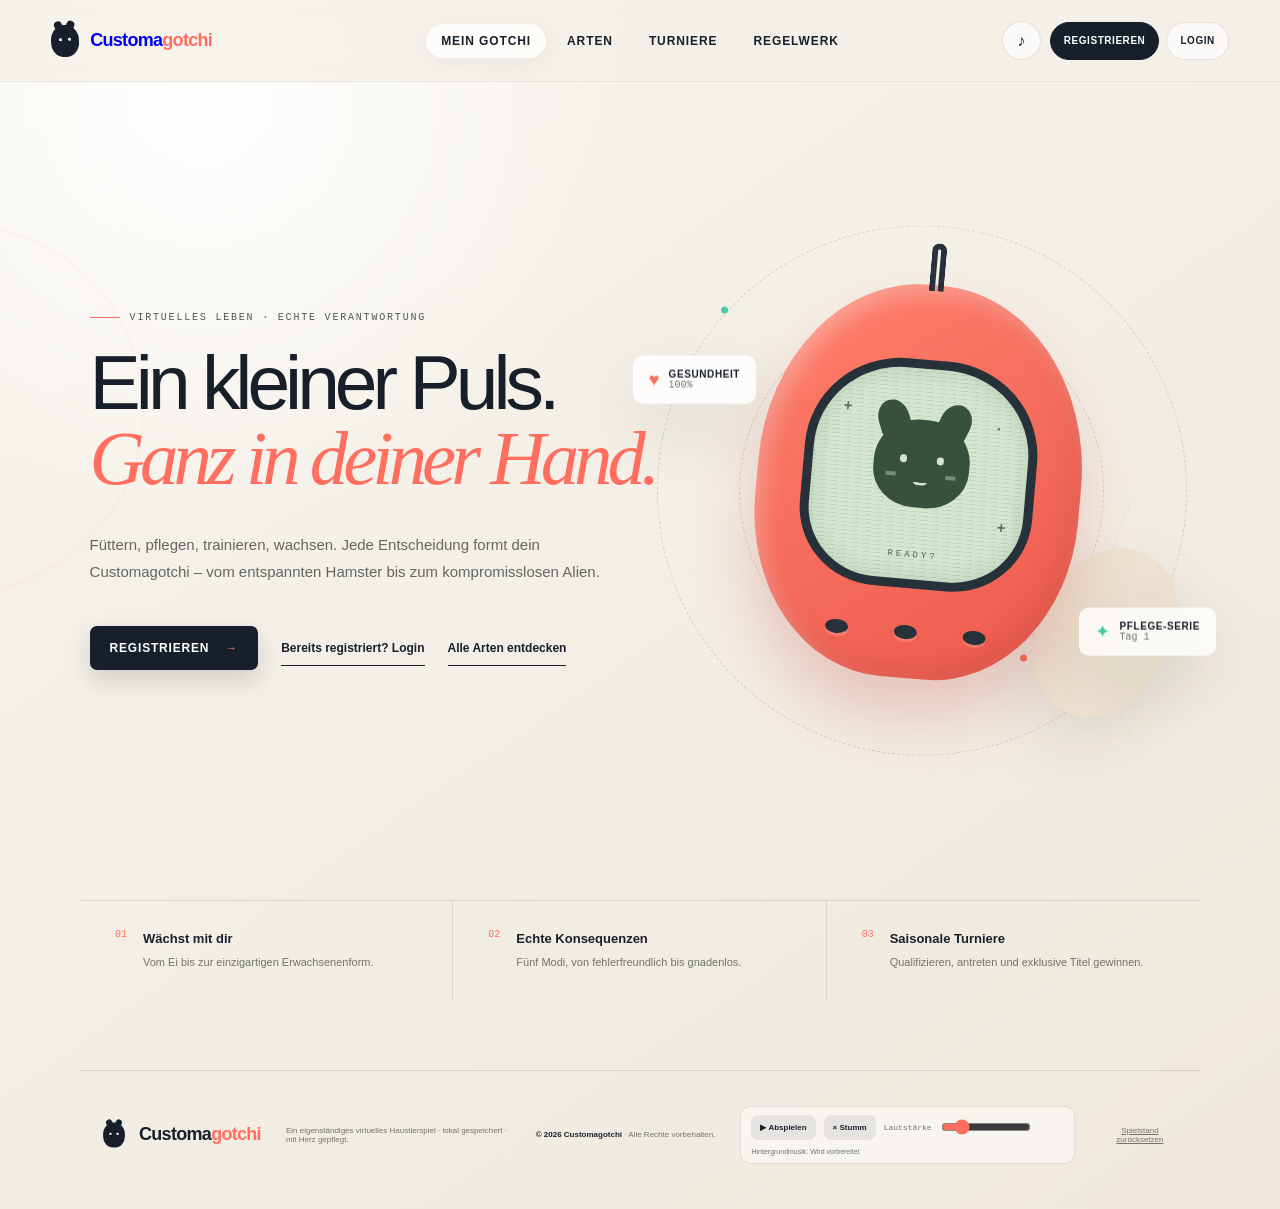
<file: index.html>
<!doctype html>
<html lang="de">
<head>
  <meta charset="utf-8">
  <meta name="viewport" content="width=device-width, initial-scale=1">
  <meta name="theme-color" content="#111827">
  <meta name="description" content="Customagotchi – dein anspruchsvolles virtuelles Haustier mit fünf Arten, Pflege, Entwicklung und Turnieren.">
  <title>Customagotchi – Dein Leben. Dein Wesen.</title>
  <link rel="manifest" href="manifest.webmanifest">
  <link rel="icon" href="assets/icon.svg" type="image/svg+xml">
  <link rel="stylesheet" href="styles.css?v=20260717-2">
  <link rel="stylesheet" href="enhancements.css?v=20260717-1">
</head>
<body>
  <div class="ambient ambient-one"></div>
  <div class="ambient ambient-two"></div>

  <header class="topbar">
    <a class="brand" href="#start" aria-label="Customagotchi Startseite">
      <span class="brand-mark" aria-hidden="true"><i></i><b></b></span>
      <span>Customa<span>gotchi</span></span>
    </a>
    <nav class="desktop-nav" aria-label="Hauptnavigation">
      <button class="nav-link active" data-view="home">Mein Gotchi</button>
      <button class="nav-link" data-view="species">Arten</button>
      <button class="nav-link" data-view="tournaments">Turniere</button>
      <button class="nav-link" data-view="rules">Regelwerk</button>
    </nav>
    <div class="top-actions">
      <button class="icon-button" id="soundToggle" aria-label="Soundeffekte an- oder ausschalten" title="Soundeffekte"><span aria-hidden="true">♪</span></button>
      <div class="guest-auth-actions" id="guestAuthActions" aria-label="Konto">
        <button class="auth-top-button primary" type="button" data-auth-action="register">Registrieren</button>
        <button class="auth-top-button" type="button" data-auth-action="login">Login</button>
      </div>
      <button class="account-pill hidden" id="accountButton" type="button"><span class="account-dot"></span><span id="accountLabel"></span></button>
    </div>
  </header>

  <main id="app">
    <section class="view active" id="view-home" aria-labelledby="homeHeading">
      <div class="hero" id="start">
        <div class="eyebrow"><span></span> Virtuelles Leben · echte Verantwortung</div>
        <h1 id="homeHeading">Ein kleiner Puls.<br><em>Ganz in deiner Hand.</em></h1>
        <p class="hero-copy">Füttern, pflegen, trainieren, wachsen. Jede Entscheidung formt dein Customagotchi – vom entspannten Hamster bis zum kompromisslosen Alien.</p>
        <div class="hero-actions" id="guestHeroActions">
          <button class="primary-button" type="button" data-auth-action="register">Registrieren <span>→</span></button>
          <button class="text-button" type="button" data-auth-action="login">Bereits registriert? Login</button>
          <button class="text-button" type="button" data-view-target="species">Alle Arten entdecken</button>
        </div>
        <div class="hero-actions hidden" id="memberHeroActions">
          <button class="primary-button" type="button" data-view-target="species">Gotchi auswählen <span>→</span></button>
          <button class="text-button" type="button" data-view-target="rules">Regelwerk ansehen</button>
        </div>

        <div class="hero-orbit" aria-hidden="true">
          <div class="orbit-line orbit-one"></div>
          <div class="orbit-line orbit-two"></div>
          <div class="egg egg-back"></div>
          <div class="device-shell">
            <div class="device-top"></div>
            <div class="device-screen">
              <div class="screen-glow"></div>
              <div class="pixel-spark s1">+</div><div class="pixel-spark s2">·</div><div class="pixel-spark s3">+</div>
              <div class="pet-preview hamster"><span class="ear left"></span><span class="ear right"></span><span class="eye left"></span><span class="eye right"></span><span class="mouth"></span><span class="blush left"></span><span class="blush right"></span></div>
              <span class="screen-label">READY?</span>
            </div>
            <div class="device-buttons"><i></i><i></i><i></i></div>
          </div>
          <div class="stat-float float-health"><span>♥</span><b>Gesundheit</b><small>100%</small></div>
          <div class="stat-float float-care"><span>✦</span><b>Pflege-Serie</b><small>Tag 1</small></div>
        </div>
      </div>

      <div class="game-shell hidden" id="gameShell">
        <aside class="pet-summary glass-panel">
          <div class="summary-heading">
            <div><span class="micro-label">DEIN BEGLEITER</span><h2 id="petNameHeading">Mochi</h2></div>
            <span class="alive-badge" id="aliveBadge">● MUNTER</span>
          </div>
          <div class="species-line"><span id="petSpeciesLabel">Hamster</span><i></i><span id="petStageLabel">Baby</span><i></i><span id="petAgeLabel">Tag 1</span></div>

          <div class="needs-list" id="needsList"></div>
          <div class="attention-card" id="attentionCard">
            <span class="attention-icon">!</span>
            <div><b id="attentionTitle">Alles bestens</b><small id="attentionText">Dein Gotchi ist rundum versorgt.</small></div>
          </div>
          <button class="secondary-button full" id="openStats">Alle Werte &amp; Verlauf</button>
        </aside>

        <section class="pet-stage glass-panel" aria-label="Spielbereich">
          <div class="stage-topline">
            <div class="clock"><span id="gameClock">08:00</span><small id="gamePeriod">MORGEN</small></div>
            <div class="weather"><span>✦</span><small id="seasonLabel">SOMMER-SAISON</small></div>
          </div>
          <div class="room" id="petRoom">
            <div class="room-window"><span></span><i></i></div>
            <div class="room-shelf"><i></i><b></b></div>
            <div class="room-rug"></div>
            <div class="poop-area" id="poopArea"></div>
            <div class="pet-character hamster baby" id="petCharacter" role="img" aria-label="Dein Customagotchi">
              <span class="pet-shadow"></span>
              <span class="feature ear left"></span><span class="feature ear right"></span>
              <span class="feature horn left"></span><span class="feature horn right"></span>
              <span class="feature tail"></span>
              <span class="body"><span class="face-eye left"></span><span class="face-eye right"></span><span class="face-mouth"></span><span class="cheek left"></span><span class="cheek right"></span><span class="belly-mark"></span></span>
              <span class="status-bubble" id="petBubble">♥</span>
            </div>
            <div class="sleep-cloud hidden" id="sleepCloud">Z <small>z</small></div>
            <div class="room-message" id="roomMessage" aria-live="polite">Willkommen zurück!</div>
          </div>
          <div class="action-dock" aria-label="Pflegeaktionen">
            <button class="care-action" data-action="feed"><span>♨</span><small>Füttern</small></button>
            <button class="care-action" data-action="snack"><span>●</span><small>Snack</small></button>
            <button class="care-action" data-action="play"><span>◆</span><small>Spielen</small></button>
            <button class="care-action" data-action="train"><span>▲</span><small>Training</small></button>
            <button class="care-action" data-action="clean"><span>✦</span><small>Pflegen</small></button>
            <button class="care-action" data-action="medicine"><span>✚</span><small>Medizin</small></button>
            <button class="care-action" data-action="sleep"><span>☾</span><small>Schlaf</small></button>
            <button class="care-action" data-action="light"><span>◐</span><small>Licht</small></button>
          </div>
        </section>

        <aside class="daily-panel glass-panel">
          <div class="panel-heading"><div><span class="micro-label">HEUTE</span><h3>Tagesrhythmus</h3></div><span id="dailyProgress">0/4</span></div>
          <div class="quest-list" id="questList"></div>
          <div class="streak-card"><span class="streak-flame">♨</span><div><small>PFLEGE-SERIE</small><b><span id="streakDays">1</span> Tage</b></div><span class="xp-badge" id="xpBadge">0 XP</span></div>
          <button class="tournament-teaser" data-view-target="tournaments">
            <span class="trophy">♛</span>
            <span><small>NÄCHSTES EVENT</small><b id="nextEventTitle">Sommer-Pokal</b><em id="nextEventDate">In 12 Tagen</em></span>
            <i>→</i>
          </button>
        </aside>
      </div>

      <section class="feature-strip" id="featureStrip">
        <article><span>01</span><div><b>Wächst mit dir</b><p>Vom Ei bis zur einzigartigen Erwachsenenform.</p></div></article>
        <article><span>02</span><div><b>Echte Konsequenzen</b><p>Fünf Modi, von fehlerfreundlich bis gnadenlos.</p></div></article>
        <article><span>03</span><div><b>Saisonale Turniere</b><p>Qualifizieren, antreten und exklusive Titel gewinnen.</p></div></article>
      </section>
    </section>

    <section class="view inner-view" id="view-species" aria-labelledby="speciesHeading">
      <div class="page-intro"><span class="eyebrow"><span></span> Fünf Wesen · fünf Herausforderungen</span><h1 id="speciesHeading">Finde deinen <em>Schwierigkeitsgrad.</em></h1><p>Jede Art besitzt einen eigenen Charakter, Bedürfnisse und Fehlertoleranzen. Die gewählte Stufe bestimmt Tempo und Härte der Pflege.</p></div>
      <div class="species-grid" id="speciesGrid"></div>
      <div class="create-banner glass-panel"><div><span class="micro-label">BEREIT FÜR VERANTWORTUNG?</span><h2>Dein Begleiter wartet schon.</h2><p>Ab Plus-Mitgliedschaft. Ein aktives Customagotchi pro Profil.</p></div><button class="primary-button" id="createPetBanner">Gotchi auswählen <span>→</span></button></div>
    </section>

    <section class="view inner-view" id="view-tournaments" aria-labelledby="tournamentHeading">
      <div class="page-intro tournament-intro"><span class="eyebrow"><span></span> Customa League · Saisonbetrieb</span><h1 id="tournamentHeading">Wo Pflege zu <em>Präzision</em> wird.</h1><p>Qualifiziere dein erwachsenes Customagotchi, tritt in fairen Pflegeprüfungen an und sammle saisonale Rangpunkte.</p></div>
      <div class="tournament-layout">
        <div class="event-column" id="eventList"></div>
        <aside class="season-card glass-panel">
          <span class="micro-label">AKTUELLE SAISON</span><h3 id="seasonCardTitle">Solar-Saison 2026</h3><div class="season-orb"><span>♛</span></div>
          <div class="season-stats"><div><small>DEINE PUNKTE</small><b id="seasonPoints">0</b></div><div><small>RANG</small><b id="seasonRank">—</b></div></div>
          <h4>Saisonale Belohnungen</h4>
          <ol class="reward-list"><li><span>1</span><div><b>Solar-Krone</b><small>500+ Punkte · Legendärer Titel</small></div></li><li><span>2</span><div><b>Prisma-Rahmen</b><small>250+ Punkte · Profilkosmetik</small></div></li><li><span>3</span><div><b>Pflege-Pionier</b><small>100+ Punkte · Saisonabzeichen</small></div></li></ol>
          <p class="fine-print">Die finale Auswertung und Bekanntgabe erfolgt jeweils am Saisonende im Newsletter und im Turnierbereich.</p>
        </aside>
      </div>
      <section class="newsletter glass-panel"><div class="newsletter-icon">@</div><div><span class="micro-label">NICHTS VERPASSEN</span><h2>Turnier-Newsletter</h2><p>Termine, Austragungsorte, Teilnahmefenster und saisonale Gewinner landen im registrierten Postfach.</p></div><label class="switch-row"><input type="checkbox" id="newsletterToggle"><span class="switch"></span><b id="newsletterState">Newsletter aus</b></label><button class="secondary-button" id="openInbox">Postfach öffnen <span id="mailCount" class="mail-count">0</span></button></section>
    </section>

    <section class="view inner-view" id="view-rules" aria-labelledby="rulesHeading">
      <div class="page-intro"><span class="eyebrow"><span></span> Fair, nachvollziehbar, vollständig</span><h1 id="rulesHeading">Das Customagotchi-<em>Regelwerk.</em></h1><p>Alle Pflege-, Mitgliedschafts- und Turnierregeln an einem Ort.</p></div>
      <div class="rules-layout">
        <nav class="rules-nav glass-panel" aria-label="Regelkapitel">
          <button class="rule-tab active" data-rule="basics">01 · Grundlagen</button>
          <button class="rule-tab" data-rule="care">02 · Pflege &amp; Leben</button>
          <button class="rule-tab" data-rule="difficulty">03 · Schwierigkeitsgrade</button>
          <button class="rule-tab" data-rule="tournament">04 · Turnierablauf</button>
          <button class="rule-tab" data-rule="eligibility">05 · Teilnahmebedingungen</button>
          <button class="rule-tab" data-rule="rewards">06 · Saison &amp; Belohnungen</button>
        </nav>
        <article class="rule-content glass-panel" id="ruleContent"></article>
      </div>
    </section>
  </main>

  <footer>
    <div class="brand footer-brand"><span class="brand-mark" aria-hidden="true"><i></i><b></b></span><span>Customa<span>gotchi</span></span></div>
    <p>Ein eigenständiges virtuelles Haustierspiel · lokal gespeichert · mit Herz gepflegt.</p>
    <p class="footer-copyright"><a href="./" aria-label="Zur Customagotchi-Startseite">© 2026 Customagotchi</a> · Alle Rechte vorbehalten.</p>
    <div class="music-controls" aria-label="Hintergrundmusik">
      <button id="musicPlayPause" type="button" aria-pressed="false">▶ Abspielen</button>
      <button id="musicMute" type="button" aria-pressed="false">× Stumm</button>
      <label class="music-volume-control" for="musicVolume">Lautstärke <input id="musicVolume" type="range" min="0" max="100" step="1" value="18"></label>
      <p class="music-status" id="musicStatus" aria-live="polite">Hintergrundmusik wird vorbereitet.</p>
    </div>
    <button id="resetData" class="footer-link">Spielstand zurücksetzen</button>
  </footer>

  <div class="modal-backdrop hidden" id="modalBackdrop" role="presentation">
    <section class="modal" id="modal" role="dialog" aria-modal="true" aria-labelledby="modalTitle">
      <button class="modal-close" id="modalClose" aria-label="Fenster schließen">×</button>
      <div id="modalContent"></div>
    </section>
  </div>

  <div class="toast-region" id="toastRegion" aria-live="polite"></div>

  <template id="petCardTemplate">
    <article class="species-card glass-panel">
      <div class="species-art"><span class="difficulty-chip"></span><div class="mini-pet"><span class="mini-ear left"></span><span class="mini-ear right"></span><span class="mini-eye left"></span><span class="mini-eye right"></span><span class="mini-mouth"></span></div></div>
      <div class="species-card-body"><div class="species-title"><h2></h2><span class="level-label"></span></div><p class="species-tagline"></p><div class="mode-name"></div><p class="species-description"></p><div class="tolerance-row"><span>FEHLERTOLERANZ</span><div class="tolerance-dots"></div></div><button class="secondary-button full choose-species">Diese Art wählen</button></div>
    </article>
  </template>

  <script src="auth-music.js?v=20260717-1" defer></script>
  <script src="app.js?v=20260717-2" defer></script>
</body>
</html>
</file>
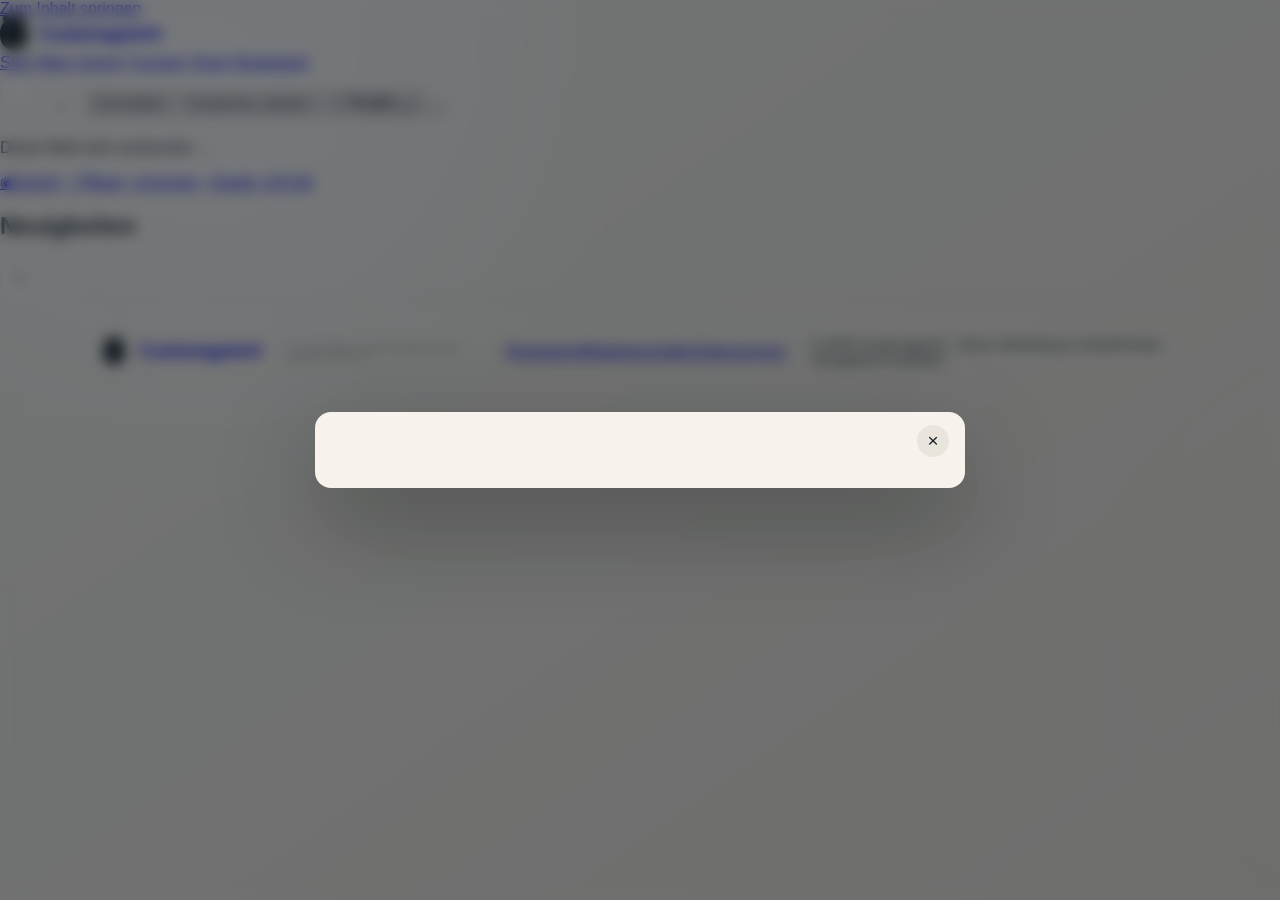
<file: static/index.html>
<!doctype html>
<html lang="de" data-theme="dark">
<head>
  <meta charset="utf-8">
  <meta name="viewport" content="width=device-width, initial-scale=1, viewport-fit=cover">
  <meta name="theme-color" content="#090c18">
  <meta name="description" content="Customagotchi – dein einzigartiges virtuelles Haustier-Spiel.">
  <title>Customagotchi · Dein Leben. Dein Wesen.</title>
  <link rel="manifest" href="/manifest.webmanifest">
  <link rel="icon" href="/icon.svg" type="image/svg+xml">
  <link rel="stylesheet" href="/styles.css">
  <script src="/app.js" defer></script>
</head>
<body>
  <a class="skip-link" href="#main">Zum Inhalt springen</a>
  <div class="ambient ambient-one" aria-hidden="true"></div>
  <div class="ambient ambient-two" aria-hidden="true"></div>

  <header class="site-header" id="site-header">
    <a class="brand" href="#home" aria-label="Customagotchi Startseite">
      <span class="brand-mark" aria-hidden="true"><span></span></span>
      <span>Customa<em>gotchi</em></span>
    </a>
    <nav class="primary-nav" id="primary-nav" aria-label="Hauptnavigation">
      <a href="#home" data-route-link="home">Start</a>
      <a href="#game" data-route-link="game">Mein Gotchi</a>
      <a href="#tournaments" data-route-link="tournaments">Turniere</a>
      <a href="#shop" data-route-link="shop">Shop</a>
      <a href="#rules" data-route-link="rules">Regelwerk</a>
    </nav>
    <div class="header-actions">
      <button class="icon-button theme-toggle" id="theme-toggle" type="button" aria-label="Zum White-Mode wechseln" aria-pressed="false">
        <span class="theme-icon" aria-hidden="true"></span>
      </button>
      <button class="icon-button notification-button is-hidden" id="notification-button" type="button" aria-label="Benachrichtigungen">
        <span aria-hidden="true">◌</span><span class="notification-dot" id="notification-dot"></span>
      </button>
      <button class="button button-ghost" id="login-button" type="button">Anmelden</button>
      <button class="button button-primary" id="register-button" type="button">Kostenlos starten</button>
      <button class="profile-chip is-hidden" id="profile-button" type="button" aria-label="Profil öffnen">
        <span class="avatar" id="header-avatar">✦</span>
        <span><strong id="header-username">Profil</strong><small id="header-membership">Free</small></span>
      </button>
      <button class="menu-button" id="menu-button" type="button" aria-label="Navigation öffnen" aria-expanded="false"><span></span><span></span><span></span></button>
    </div>
  </header>

  <main id="main" tabindex="-1">
    <div class="loading-view" id="loading-view" role="status">
      <div class="loader-orb"></div>
      <p>Deine Welt wird vorbereitet …</p>
    </div>
    <div id="view" class="view" aria-live="polite"></div>
  </main>

  <nav class="mobile-dock is-hidden" id="mobile-dock" aria-label="Spielnavigation">
    <a href="#game" data-route-link="game"><span>◉</span>Gotchi</a>
    <a href="#care" data-route-link="care"><span>♡</span>Pflege</a>
    <a href="#inventory" data-route-link="inventory"><span>◇</span>Inventar</a>
    <a href="#minigames" data-route-link="minigames"><span>⌁</span>Spiele</a>
    <a href="#profile" data-route-link="profile"><span>◎</span>Profil</a>
  </nav>

  <div class="modal-backdrop is-hidden" id="modal-backdrop" role="presentation">
    <section class="modal" id="modal" role="dialog" aria-modal="true" aria-labelledby="modal-title">
      <button class="modal-close" id="modal-close" type="button" aria-label="Dialog schließen">×</button>
      <div id="modal-content"></div>
    </section>
  </div>

  <aside class="drawer is-hidden" id="drawer" aria-label="Benachrichtigungen">
    <div class="drawer-head"><h2>Neuigkeiten</h2><button class="icon-button" id="drawer-close" type="button" aria-label="Schließen">×</button></div>
    <div id="drawer-content" class="drawer-content"></div>
  </aside>

  <div class="toast-region" id="toast-region" aria-live="polite" aria-atomic="true"></div>

  <footer class="site-footer">
    <a class="brand footer-brand" href="#home"><span class="brand-mark" aria-hidden="true"><span></span></span><span>Customa<em>gotchi</em></span></a>
    <p>Ein eigenständiges Virtual-Pet-Erlebnis. Mit Herz gepflegt, fair berechnet.</p>
    <div><a href="#rules">Regelwerk</a><a href="#memberships">Mitgliedschaften</a><a href="#privacy">Datenschutz</a></div>
    <small>© 2026 Customagotchi · Keine Verbindung zu bestehenden Tamagotchi-Produkten.</small>
  </footer>
</body>
</html>
</file>
<file: styles.css>
:root {
  --ink: #17202a;
  --muted: #6f746f;
  --paper: #f4f0e8;
  --panel: rgba(255, 255, 255, .7);
  --line: rgba(23, 32, 42, .11);
  --coral: #ff6e5e;
  --coral-dark: #e84e42;
  --mint: #48c9a7;
  --yellow: #ffbd53;
  --blue: #6689ee;
  --purple: #a77bea;
  --shadow: 0 25px 70px rgba(35, 31, 24, .10);
  --mono: 'Cascadia Mono', 'Consolas', monospace;
  --sans: 'Segoe UI Variable', 'Segoe UI', sans-serif;
}

* { box-sizing: border-box; }
html { scroll-behavior: smooth; }
body {
  margin: 0;
  min-width: 320px;
  color: var(--ink);
  background:
    radial-gradient(circle at 16% 8%, rgba(255,255,255,.95), transparent 27rem),
    linear-gradient(145deg, #f8f5ef 0%, #eee8dc 100%);
  font-family: var(--sans);
  min-height: 100vh;
  overflow-x: hidden;
}
button, input, select { font: inherit; }
button { color: inherit; }
button:focus-visible, input:focus-visible, select:focus-visible { outline: 3px solid rgba(102,137,238,.32); outline-offset: 3px; }
.hidden { display: none !important; }
.ambient { position: fixed; pointer-events: none; filter: blur(1px); opacity: .55; z-index: -1; }
.ambient-one { width: 23rem; height: 23rem; border: 1px solid rgba(255,110,94,.25); border-radius: 50%; top: 25%; left: -14rem; }
.ambient-two { width: 35rem; height: 35rem; border: 1px solid rgba(72,201,167,.17); border-radius: 50%; right: -24rem; bottom: 0; }

.topbar {
  height: 82px;
  padding: 0 clamp(20px, 4vw, 66px);
  display: grid;
  grid-template-columns: 1fr auto 1fr;
  align-items: center;
  position: sticky;
  top: 0;
  z-index: 50;
  backdrop-filter: blur(18px);
  background: rgba(244,240,232,.78);
  border-bottom: 1px solid rgba(23,32,42,.06);
}
.brand { display: inline-flex; gap: 11px; align-items: center; text-decoration: none; font-size: 18px; font-weight: 800; letter-spacing: -.7px; width: max-content; }
.brand > span:last-child > span { color: var(--coral); }
.brand-mark { width: 28px; height: 32px; background: var(--ink); border-radius: 48% 48% 45% 45%; position: relative; display: inline-block; transform: rotate(-3deg); }
.brand-mark:before, .brand-mark:after { content: ''; position: absolute; width: 8px; height: 9px; top: -4px; background: var(--ink); border-radius: 6px 6px 0 0; }
.brand-mark:before { left: 4px; transform: rotate(-25deg); }
.brand-mark:after { right: 4px; transform: rotate(25deg); }
.brand-mark i, .brand-mark b { position: absolute; width: 3px; height: 3px; border-radius: 50%; background: #fff; top: 13px; }
.brand-mark i { left: 8px; }.brand-mark b { right: 8px; }
.desktop-nav { display: flex; align-items: center; gap: 6px; }
.nav-link { border: 0; background: transparent; padding: 10px 15px; border-radius: 999px; font-size: 12px; text-transform: uppercase; letter-spacing: .9px; font-weight: 700; cursor: pointer; transition: .2s ease; }
.nav-link:hover, .nav-link.active { background: rgba(255,255,255,.72); box-shadow: 0 5px 20px rgba(30,30,30,.05); }
.top-actions { display: flex; justify-content: flex-end; align-items: center; gap: 9px; }
.icon-button { width: 39px; height: 39px; border: 1px solid var(--line); border-radius: 50%; background: rgba(255,255,255,.65); cursor: pointer; }
.icon-button.off { opacity: .45; }
.account-pill { display: flex; align-items: center; gap: 8px; padding: 10px 15px; background: var(--ink); color: #fff; border: 0; border-radius: 999px; font-weight: 700; font-size: 12px; cursor: pointer; }
.account-dot { width: 7px; height: 7px; background: var(--coral); border: 2px solid rgba(255,255,255,.25); border-radius: 50%; }

.view { display: none; animation: reveal .4s ease; }
.view.active { display: block; }
@keyframes reveal { from { opacity: 0; transform: translateY(8px); } }
.hero { min-height: calc(100vh - 82px); max-width: 1320px; margin: auto; padding: 8vh clamp(24px, 7vw, 100px); display: flex; flex-direction: column; justify-content: center; position: relative; }
.hero > *:not(.hero-orbit) { max-width: 610px; position: relative; z-index: 2; }
.eyebrow { font-family: var(--mono); font-size: 10px; letter-spacing: 1.8px; text-transform: uppercase; font-weight: 500; display: inline-flex; align-items: center; gap: 10px; color: #4f5655; }
.eyebrow > span { width: 30px; height: 1px; background: var(--coral); }
.hero h1, .page-intro h1 { margin: 22px 0 20px; font-size: clamp(50px, 6vw, 88px); line-height: .98; letter-spacing: -5px; font-weight: 500; }
.hero h1 em, .page-intro h1 em { color: var(--coral); font-style: italic; font-family: Georgia, serif; font-weight: 400; letter-spacing: -5px; }
.hero-copy { color: #626763; line-height: 1.8; font-size: 15px; max-width: 520px !important; }
.hero-actions { display: flex; align-items: center; gap: 23px; margin-top: 26px; }
.primary-button { background: var(--ink); border: 0; color: #fff; border-radius: 7px; padding: 15px 20px; font-size: 12px; font-weight: 800; text-transform: uppercase; letter-spacing: .8px; cursor: pointer; box-shadow: 0 10px 25px rgba(23,32,42,.16); transition: transform .2s, box-shadow .2s; }
.primary-button span { color: var(--coral); margin-left: 12px; }
.primary-button:hover { transform: translateY(-2px); box-shadow: 0 14px 30px rgba(23,32,42,.22); }
.text-button { padding: 10px 0; background: transparent; border: 0; border-bottom: 1px solid var(--ink); font-size: 12px; font-weight: 700; cursor: pointer; }

.hero-orbit { position: absolute; right: clamp(20px, 5vw, 75px); top: 50%; width: min(46vw, 610px); aspect-ratio: 1; transform: translateY(-50%); }
.orbit-line { position: absolute; border: 1px dashed rgba(23,32,42,.15); border-radius: 50%; animation: spin 50s linear infinite; }
.orbit-line:before { content: ''; position: absolute; width: 7px; height: 7px; background: var(--mint); border-radius: 50%; top: 15%; left: 12%; }
.orbit-one { inset: 5%; }.orbit-two { inset: 19%; animation-direction: reverse; }
.orbit-two:before { background: var(--coral); top: auto; bottom: 3%; left: auto; right: 21%; }
@keyframes spin { to { transform: rotate(360deg); } }
.egg { position: absolute; width: 22%; height: 30%; background: #ece2cf; border-radius: 52% 48% 48% 52%; bottom: 11%; right: 8%; transform: rotate(29deg); box-shadow: var(--shadow); }
.device-shell { position: absolute; width: 55%; height: 67%; top: 15%; left: 22%; border-radius: 48% 48% 43% 43%; background: linear-gradient(145deg,#ff806b,#ed594e); box-shadow: 0 38px 60px rgba(195,73,61,.24), inset -9px -12px 25px rgba(135,44,35,.15), inset 8px 9px 20px rgba(255,255,255,.3); transform: rotate(5deg); }
.device-top { position: absolute; width: 15px; height: 48px; border: 6px solid #28313b; border-bottom: 0; border-radius: 10px 10px 0 0; top: -42px; left: calc(50% - 7px); }
.device-screen { position: absolute; width: 72%; height: 58%; top: 19%; left: 14%; background: #d4e6cf; border: 9px solid #26313a; border-radius: 41% 41% 34% 34%; overflow: hidden; box-shadow: inset 0 0 20px rgba(64,92,70,.18); }
.screen-glow { position: absolute; inset: 0; opacity: .17; background: repeating-linear-gradient(0deg,transparent 0 3px,#37503c 4px); }
.screen-label { position: absolute; bottom: 9%; left: 0; width: 100%; text-align: center; font: 500 9px var(--mono); letter-spacing: 3px; color: #526b56; }
.pet-preview { width: 45%; height: 42%; border-radius: 47% 47% 43% 43%; background: #36513e; position: absolute; left: 28%; top: 24%; animation: bob 2s ease-in-out infinite; }
@keyframes bob { 50% { transform: translateY(-7px) rotate(-2deg); } }
.pet-preview .ear { width: 32%; height: 42%; position: absolute; background: #36513e; top: -20%; border-radius: 50% 50% 20% 20%; }.pet-preview .ear.left { left: 2%; transform: rotate(-22deg); }.pet-preview .ear.right { right: 2%; transform: rotate(22deg); }
.pet-preview .eye { position: absolute; width: 8%; aspect-ratio: 1; border-radius: 50%; background: #d4e6cf; top: 41%; }.pet-preview .eye.left { left: 27%; }.pet-preview .eye.right { right: 27%; }
.pet-preview .mouth { width: 14%; height: 8%; border-bottom: 3px solid #d4e6cf; border-radius: 50%; position: absolute; bottom: 25%; left: 43%; }
.pet-preview .blush { width: 10%; height: 5%; background: #d4e6cf; opacity: .4; position: absolute; top: 61%; }.pet-preview .blush.left { left: 14%; }.pet-preview .blush.right { right: 14%; }
.pixel-spark { color: #51735a; position: absolute; font: 600 15px var(--mono); }.s1{left:12%;top:17%}.s2{right:13%;top:22%}.s3{right:8%;bottom:23%}
.device-buttons { position: absolute; display: flex; width: 64%; justify-content: space-around; left: 18%; bottom: 10%; }.device-buttons i { width: 23px; height: 14px; background: #26313a; border-radius: 50%; box-shadow: 0 3px 0 rgba(255,255,255,.15); }
.stat-float { position: absolute; z-index: 3; background: rgba(255,255,255,.78); backdrop-filter: blur(15px); box-shadow: var(--shadow); border: 1px solid rgba(255,255,255,.8); border-radius: 10px; padding: 12px 15px; display: grid; grid-template-columns: auto 1fr; column-gap: 9px; align-items: center; animation: hover 4s ease-in-out infinite; }
.stat-float > span { grid-row: span 2; color: var(--coral); font-size: 18px; }.stat-float b { font-size: 10px; text-transform: uppercase; letter-spacing: .6px; }.stat-float small { color: var(--muted); font: 10px var(--mono); }
.float-health { top: 27%; left: 1%; }.float-care { bottom: 22%; right: 0; animation-delay: -2s; }.float-care > span { color: var(--mint); }
@keyframes hover { 50% { transform: translateY(-8px); } }
.feature-strip { max-width: 1120px; margin: 0 auto 70px; display: grid; grid-template-columns: repeat(3,1fr); border-top: 1px solid var(--line); }
.feature-strip article { display: grid; grid-template-columns: auto 1fr; gap: 16px; padding: 28px 35px; border-right: 1px solid var(--line); }.feature-strip article:last-child{border-right:0}.feature-strip article > span{font:10px var(--mono);color:var(--coral)}.feature-strip b{font-size:13px}.feature-strip p{font-size:11px;line-height:1.6;color:var(--muted);margin:7px 0 0}

.glass-panel { background: var(--panel); border: 1px solid rgba(255,255,255,.8); box-shadow: 0 17px 50px rgba(45,41,35,.07); backdrop-filter: blur(18px); border-radius: 14px; }
.game-shell { min-height: calc(100vh - 82px); max-width: 1440px; padding: 28px clamp(20px,3vw,45px) 45px; margin: auto; display: grid; grid-template-columns: 285px minmax(470px,1fr) 285px; gap: 18px; }
.pet-summary,.daily-panel { padding: 24px; }
.summary-heading,.panel-heading { display:flex;justify-content:space-between;align-items:flex-start;gap:12px }.summary-heading h2,.panel-heading h3{margin:5px 0 0;font-size:23px;letter-spacing:-1px}.micro-label{font:500 9px var(--mono);letter-spacing:1.3px;color:#898b87}.alive-badge{font:500 8px var(--mono);letter-spacing:.8px;color:#25866f;background:#daf5ed;border-radius:99px;padding:7px 9px}.alive-badge.danger{color:#a7322a;background:#ffe1dd}
.species-line { display:flex;align-items:center;gap:8px;font:9px var(--mono);color:var(--muted);text-transform:uppercase;margin:9px 0 25px}.species-line i{width:3px;height:3px;background:#bbb;border-radius:50%}
.needs-list{display:grid;gap:16px}.need-row{display:grid;grid-template-columns:22px 1fr 31px;gap:9px;align-items:center}.need-row .need-icon{width:22px;height:22px;border-radius:6px;display:grid;place-items:center;background:#eeeae2;font-size:10px}.need-info{display:grid;gap:5px}.need-info span{display:flex;justify-content:space-between;font-size:10px;font-weight:700}.need-bar{height:5px;background:#e4e0d7;border-radius:9px;overflow:hidden}.need-bar i{display:block;height:100%;border-radius:9px;transition:width .4s}.need-value{font:9px var(--mono);text-align:right}.need-row.warning .need-value{color:#c56924}.need-row.critical .need-value{color:#c4372c}.need-row.critical .need-bar i{animation:pulsebar 1s ease infinite}@keyframes pulsebar{50%{opacity:.5}}
.attention-card{margin:24px 0 14px;padding:12px;background:#edf7f2;border:1px solid #d5eee4;border-radius:9px;display:flex;align-items:center;gap:10px}.attention-card.warning{background:#fff2dc;border-color:#f4dbb0}.attention-card.danger{background:#ffe5e1;border-color:#f5c3bb}.attention-icon{width:25px;height:25px;background:var(--mint);color:#fff;border-radius:50%;display:grid;place-items:center;font-weight:800}.warning .attention-icon{background:var(--yellow)}.danger .attention-icon{background:var(--coral)}.attention-card b,.attention-card small{display:block}.attention-card b{font-size:10px}.attention-card small{font-size:8px;color:var(--muted);line-height:1.4;margin-top:3px}
.secondary-button{background:rgba(255,255,255,.7);border:1px solid var(--line);border-radius:7px;padding:11px 14px;font-size:10px;text-transform:uppercase;letter-spacing:.6px;font-weight:800;cursor:pointer;transition:.2s}.secondary-button:hover{background:#fff;border-color:rgba(23,32,42,.25)}.full{width:100%}
.pet-stage{display:grid;grid-template-rows:auto 1fr auto;min-height:690px;overflow:hidden}.stage-topline{display:flex;justify-content:space-between;padding:19px 22px 12px}.clock span{display:block;font:500 17px var(--mono)}.clock small,.weather small{font:8px var(--mono);letter-spacing:1px;color:var(--muted)}.weather{display:flex;gap:7px;align-items:center}.weather span{color:var(--yellow)}
.room{position:relative;min-height:510px;margin:0 13px;border-radius:10px;overflow:hidden;background:linear-gradient(#cfe5dc 0 66%,#d6c5ab 66%);border:1px solid rgba(23,32,42,.07)}.room:before{content:'';position:absolute;left:0;right:0;top:0;height:66%;opacity:.25;background:linear-gradient(90deg,transparent 49.5%,#668c7f 50%,transparent 50.5%),linear-gradient(0deg,transparent 49.5%,#668c7f 50%,transparent 50.5%);background-size:52px 52px}.room.night{background:linear-gradient(#243847 0 66%,#65594d 66%)}.room.night:after{content:'';position:absolute;inset:0;background:rgba(7,20,35,.38);pointer-events:none;z-index:4}.room-window{position:absolute;top:42px;right:45px;width:88px;height:109px;border:7px solid #f8f0de;background:linear-gradient(#84cbe3,#e7edb1);box-shadow:0 5px 0 rgba(69,84,75,.15)}.room-window:after,.room-window:before{content:'';position:absolute;background:#f8f0de}.room-window:before{width:5px;height:100%;left:calc(50% - 2px)}.room-window:after{height:5px;width:100%;top:calc(50% - 2px)}.room-window i{width:22px;height:22px;background:#ffdc69;border-radius:50%;position:absolute;right:8px;top:9px}.room-window span{position:absolute;width:28px;height:12px;border-radius:50%;background:#fff;left:7px;top:22px}.room-shelf{position:absolute;left:35px;top:120px;width:110px;height:7px;background:#825f48}.room-shelf i{position:absolute;bottom:7px;left:12px;width:20px;height:35px;background:#e87865;border-radius:2px}.room-shelf b{position:absolute;bottom:7px;left:44px;width:27px;height:27px;background:#f4e7ca;border-radius:50% 50% 8px 8px}.room-rug{position:absolute;width:56%;height:15%;background:rgba(238,118,92,.58);border-radius:50%;bottom:7%;left:22%;box-shadow:inset 0 0 0 7px rgba(255,255,255,.19)}
.pet-character{position:absolute;width:170px;height:175px;left:calc(50% - 85px);bottom:17%;z-index:3;animation:petIdle 2.4s ease-in-out infinite;transition:filter .3s,transform .3s}.pet-shadow{position:absolute;width:120px;height:22px;background:rgba(40,41,35,.17);border-radius:50%;bottom:-2px;left:25px}.pet-character .body{position:absolute;left:20px;top:30px;width:130px;height:130px;border-radius:48% 48% 42% 42%;background:var(--pet,#e1a36e);box-shadow:inset -10px -12px 0 rgba(0,0,0,.05);z-index:2}.feature{position:absolute;display:block;background:var(--pet,#e1a36e);z-index:1}.feature.ear{width:45px;height:60px;border-radius:60% 60% 28% 28%;top:6px}.feature.ear.left{left:19px;transform:rotate(-24deg)}.feature.ear.right{right:19px;transform:rotate(24deg)}.feature.horn{display:none}.feature.tail{right:1px;bottom:33px;width:48px;height:22px;border:12px solid var(--pet);background:transparent;border-left:0;border-radius:0 35px 35px 0}.face-eye{position:absolute;width:13px;height:17px;background:#273037;border-radius:50%;top:46px;z-index:3}.face-eye.left{left:34px}.face-eye.right{right:34px}.face-eye:after{content:'';position:absolute;width:4px;height:4px;background:#fff;border-radius:50%;left:3px;top:2px}.face-mouth{position:absolute;width:22px;height:12px;border-bottom:4px solid #273037;border-radius:50%;left:54px;top:70px}.cheek{position:absolute;width:15px;height:7px;background:#ef766d;border-radius:50%;opacity:.6;top:69px}.cheek.left{left:16px}.cheek.right{right:16px}.belly-mark{position:absolute;width:65px;height:43px;border-radius:50%;background:rgba(255,255,255,.2);bottom:2px;left:33px}.status-bubble{position:absolute;right:-18px;top:11px;background:#fff;padding:7px 9px;border-radius:50% 50% 50% 5px;color:var(--coral);font-size:15px;box-shadow:0 8px 17px rgba(0,0,0,.12);z-index:4}.pet-character.sick{filter:saturate(.4) hue-rotate(35deg)}.pet-character.sick .face-mouth{border-bottom:0;border-top:4px solid #273037;top:77px}.pet-character.sleeping .face-eye{height:4px;border-radius:0;top:51px}.pet-character.sleeping .face-eye:after{display:none}.pet-character.dead{filter:grayscale(1);animation:none;transform:rotate(7deg) translateY(20px)}.pet-character.dead .face-eye{height:3px;transform:rotate(45deg)}.pet-character.dead .face-eye:after{width:3px;height:13px;background:#273037;top:-5px;left:5px}.pet-character.teen{transform:scale(1.08)}.pet-character.adult{transform:scale(1.16)}
.pet-character.cat{--pet:#c9a7e7}.pet-character.cat .tail{height:48px;width:42px;border-color:var(--pet);border-bottom:0}.pet-character.cat .ear{border-radius:6px 80% 10% 35%;height:49px}.pet-character.dog{--pet:#d79a62}.pet-character.dog .ear{height:75px;width:44px;border-radius:55% 50% 65% 65%;top:22px}.pet-character.dog .ear.left{transform:rotate(11deg);left:8px}.pet-character.dog .ear.right{transform:rotate(-11deg);right:8px}.pet-character.dog .tail{width:35px;height:18px}.pet-character.dino{--pet:#6bc8a3}.pet-character.dino .ear{display:none}.pet-character.dino .horn{display:block;width:27px;height:40px;background:#f2c861;clip-path:polygon(50% 0,100% 100%,0 100%);top:7px}.pet-character.dino .horn.left{left:50px;transform:rotate(-17deg)}.pet-character.dino .horn.right{right:47px;transform:rotate(18deg)}.pet-character.dino .tail{width:67px;height:37px;border:0;background:var(--pet);clip-path:polygon(0 25%,100% 100%,0 85%);right:-26px}.pet-character.alien{--pet:#81a4ee}.pet-character.alien .ear{display:none}.pet-character.alien .body{border-radius:55% 55% 43% 43%;height:142px}.pet-character.alien .body:before,.pet-character.alien .body:after{content:'';position:absolute;width:3px;height:45px;background:#293b55;top:-31px}.pet-character.alien .body:before{left:37px;transform:rotate(-22deg)}.pet-character.alien .body:after{right:37px;transform:rotate(22deg)}.pet-character.alien .tail{display:none}.pet-character.alien .face-eye{width:24px;height:31px;transform:rotate(9deg);top:42px}.pet-character.alien .face-eye.left{left:28px}.pet-character.alien .face-eye.right{right:28px;transform:rotate(-9deg)}
@keyframes petIdle{50%{transform:translateY(-7px) rotate(-1deg)}}
.sleep-cloud{position:absolute;z-index:6;left:60%;bottom:47%;font:700 25px var(--mono);color:#fff;text-shadow:0 2px 5px #334}.sleep-cloud small{font-size:13px}.room-message{position:absolute;z-index:7;left:50%;transform:translateX(-50%);bottom:4%;background:rgba(255,255,255,.85);border-radius:99px;padding:7px 15px;font-size:9px;font-weight:700;opacity:0;transition:.25s;white-space:nowrap}.room-message.show{opacity:1;bottom:6%}.poop-area{position:absolute;left:12%;bottom:18%;display:flex;gap:8px;z-index:3}.poop{width:22px;height:17px;background:#725344;border-radius:50% 50% 40% 40%;position:relative}.poop:before{content:'';position:absolute;width:14px;height:12px;border-radius:50%;background:#725344;top:-8px;left:4px}.poop:after{content:'';position:absolute;width:7px;height:7px;border-radius:50%;background:#725344;top:-12px;left:8px}
.action-dock{display:grid;grid-template-columns:repeat(8,1fr);padding:13px 9px 16px;gap:5px}.care-action{border:0;background:transparent;border-radius:8px;padding:8px 2px;cursor:pointer;transition:.2s}.care-action:hover{background:#fff;transform:translateY(-2px)}.care-action span{display:grid;place-items:center;margin:auto;width:31px;height:31px;background:#ece8df;border-radius:9px;font-size:14px}.care-action small{display:block;margin-top:5px;font-size:7px;font-weight:800}.care-action:disabled{opacity:.35;pointer-events:none}
.panel-heading>span{font:10px var(--mono);background:#eeeae1;padding:7px 9px;border-radius:99px}.quest-list{margin:22px 0;display:grid;gap:9px}.quest-item{display:grid;grid-template-columns:28px 1fr auto;align-items:center;gap:9px;padding:10px;background:rgba(255,255,255,.5);border:1px solid var(--line);border-radius:8px}.quest-item .check{width:25px;height:25px;border:1px solid #d5d1c9;border-radius:6px;display:grid;place-items:center;font-size:10px}.quest-item.done .check{background:var(--mint);color:#fff;border-color:var(--mint)}.quest-item b,.quest-item small{display:block}.quest-item b{font-size:9px}.quest-item small{font-size:7px;color:var(--muted);margin-top:3px}.quest-item>span:last-child{font:8px var(--mono);color:var(--coral)}.streak-card{display:flex;align-items:center;gap:10px;padding:14px;background:#fff2de;border:1px solid #f3d9af;border-radius:9px}.streak-flame{font-size:21px;color:#ed773e}.streak-card small,.streak-card b{display:block}.streak-card small{font:7px var(--mono);color:#9b7a52}.streak-card b{font-size:12px;margin-top:3px}.xp-badge{margin-left:auto;font:7px var(--mono);background:#fff;padding:6px;border-radius:99px}.tournament-teaser{width:100%;margin-top:14px;border:0;border-radius:10px;background:#222c38;color:#fff;display:grid;grid-template-columns:auto 1fr auto;text-align:left;align-items:center;gap:12px;padding:15px;cursor:pointer}.trophy{width:34px;height:34px;border-radius:50%;display:grid;place-items:center;background:rgba(255,189,83,.16);color:var(--yellow)}.tournament-teaser small,.tournament-teaser b,.tournament-teaser em{display:block}.tournament-teaser small{font:6px var(--mono);letter-spacing:.7px;color:#aab2ba}.tournament-teaser b{font-size:9px;margin:4px 0}.tournament-teaser em{font:normal 7px var(--mono);color:var(--coral)}

.inner-view{min-height:calc(100vh - 82px);max-width:1240px;margin:auto;padding:75px clamp(24px,5vw,65px) 90px}.page-intro{max-width:790px;margin-bottom:48px}.page-intro h1{font-size:clamp(45px,5vw,70px);margin:17px 0;line-height:1.06}.page-intro p{font-size:14px;line-height:1.8;color:var(--muted);max-width:650px}.species-grid{display:grid;grid-template-columns:repeat(3,1fr);gap:17px}.species-card{overflow:hidden;transition:.25s}.species-card:hover{transform:translateY(-5px);box-shadow:0 24px 55px rgba(45,41,35,.11)}.species-art{height:185px;position:relative;display:grid;place-items:center;background:#f4dfc8;overflow:hidden}.species-card:nth-child(2) .species-art{background:#e4dcf1}.species-card:nth-child(3) .species-art{background:#e9d4c2}.species-card:nth-child(4) .species-art{background:#d4e9df}.species-card:nth-child(5) .species-art{background:#dce4f5}.species-art:before{content:'';position:absolute;width:230px;height:230px;border:1px dashed rgba(23,32,42,.13);border-radius:50%}.difficulty-chip{position:absolute;top:14px;right:14px;background:rgba(255,255,255,.75);padding:6px 8px;border-radius:99px;font:8px var(--mono);z-index:2}.mini-pet{position:relative;width:93px;height:84px;background:#dea170;border-radius:48%;z-index:1;box-shadow:0 18px 22px rgba(52,47,40,.13)}.mini-ear{position:absolute;width:28px;height:36px;background:inherit;border-radius:50% 50% 25% 25%;top:-14px}.mini-ear.left{left:4px;transform:rotate(-22deg)}.mini-ear.right{right:4px;transform:rotate(22deg)}.mini-eye{position:absolute;width:8px;height:10px;background:#26313a;border-radius:50%;top:32px}.mini-eye.left{left:25px}.mini-eye.right{right:25px}.mini-mouth{position:absolute;width:13px;height:7px;border-bottom:3px solid #26313a;border-radius:50%;left:40px;top:48px}.species-card[data-species=cat] .mini-pet{background:#b99bd3}.species-card[data-species=dog] .mini-pet{background:#c88955}.species-card[data-species=dino] .mini-pet{background:#63bd99}.species-card[data-species=dino] .mini-ear{clip-path:polygon(50% 0,100% 100%,0 100%);background:#f0c858;border-radius:0;width:21px;height:30px}.species-card[data-species=alien] .mini-pet{background:#7295df;border-radius:55% 55% 45% 45%}.species-card[data-species=alien] .mini-ear{width:3px;height:36px;background:#26313a;top:-24px;border-radius:0}.species-card-body{padding:20px}.species-title{display:flex;justify-content:space-between;align-items:center}.species-title h2{font-size:21px;margin:0}.level-label{font:8px var(--mono);color:var(--muted)}.species-tagline{font-family:Georgia,serif;font-style:italic;color:var(--coral);font-size:14px;margin:5px 0 14px}.mode-name{display:inline-block;font:7px var(--mono);letter-spacing:.7px;background:#ece9e2;border-radius:4px;padding:5px 7px}.species-description{font-size:10px;color:var(--muted);line-height:1.7;min-height:52px}.tolerance-row{margin:17px 0;display:flex;justify-content:space-between;align-items:center}.tolerance-row>span{font:7px var(--mono);color:var(--muted)}.tolerance-dots{display:flex;gap:3px}.tolerance-dots i{width:5px;height:5px;background:#ddd9d0;border-radius:50%}.tolerance-dots i.on{background:var(--mint)}.create-banner{margin-top:18px;padding:28px 32px;display:flex;align-items:center;justify-content:space-between}.create-banner h2{font-size:25px;margin:7px 0}.create-banner p{font-size:11px;color:var(--muted);margin:0}
.tournament-intro{margin-bottom:36px}.tournament-layout{display:grid;grid-template-columns:1.5fr .8fr;gap:18px}.event-column{display:grid;gap:13px}.event-card{display:grid;grid-template-columns:80px 1fr auto;align-items:center;gap:18px;padding:20px 24px;background:rgba(255,255,255,.65);border:1px solid rgba(255,255,255,.8);border-radius:12px}.event-date{border-right:1px solid var(--line);text-align:center}.event-date b{font:500 26px var(--mono);display:block}.event-date small{font:8px var(--mono);letter-spacing:1px;color:var(--muted)}.event-main .event-meta{font:8px var(--mono);color:var(--coral);text-transform:uppercase}.event-main h3{font-size:17px;margin:6px 0}.event-main p{font-size:9px;color:var(--muted);margin:0}.event-card .secondary-button.eligible{border-color:#87d8c3;background:#e1f6f0}.event-card .secondary-button.locked{opacity:.65}.season-card{padding:27px}.season-card h3{font-size:23px;margin:7px 0 18px}.season-orb{width:105px;height:105px;border-radius:50%;background:radial-gradient(circle at 30% 25%,#ffeb9a,#f1a64e);display:grid;place-items:center;margin:18px auto;box-shadow:0 17px 34px rgba(227,159,76,.25)}.season-orb span{font-size:36px;color:#fff}.season-stats{display:grid;grid-template-columns:1fr 1fr;border:1px solid var(--line);border-radius:8px}.season-stats div{padding:13px;text-align:center}.season-stats div+div{border-left:1px solid var(--line)}.season-stats small,.season-stats b{display:block}.season-stats small{font:7px var(--mono);color:var(--muted)}.season-stats b{font:17px var(--mono);margin-top:4px}.season-card h4{font-size:11px;text-transform:uppercase;letter-spacing:.6px;margin:22px 0 10px}.reward-list{list-style:none;padding:0;margin:0;display:grid;gap:8px}.reward-list li{display:flex;gap:10px;align-items:center;padding:8px;background:rgba(255,255,255,.5);border-radius:7px}.reward-list li>span{width:23px;height:23px;background:#ece8df;border-radius:6px;display:grid;place-items:center;font:8px var(--mono)}.reward-list b,.reward-list small{display:block}.reward-list b{font-size:9px}.reward-list small{font-size:7px;color:var(--muted);margin-top:2px}.fine-print{font-size:8px;line-height:1.6;color:var(--muted);margin:15px 0 0}.newsletter{margin-top:18px;padding:24px 28px;display:grid;grid-template-columns:auto 1fr auto auto;align-items:center;gap:20px}.newsletter-icon{width:48px;height:48px;border-radius:50%;background:#ffe0db;color:var(--coral);display:grid;place-items:center;font:20px var(--mono)}.newsletter h2{margin:4px 0;font-size:18px}.newsletter p{margin:0;font-size:9px;color:var(--muted)}.switch-row{display:flex;align-items:center;gap:9px;cursor:pointer}.switch-row input{position:absolute;opacity:0}.switch{width:38px;height:21px;border-radius:20px;background:#d6d3cd;padding:3px;transition:.2s}.switch:after{content:'';display:block;width:15px;height:15px;border-radius:50%;background:#fff;transition:.2s}.switch-row input:checked+.switch{background:var(--mint)}.switch-row input:checked+.switch:after{transform:translateX(17px)}.switch-row b{font-size:9px}.mail-count{display:inline-grid;place-items:center;min-width:17px;height:17px;padding:0 4px;background:var(--coral);color:#fff;border-radius:99px;margin-left:6px}
.rules-layout{display:grid;grid-template-columns:260px 1fr;gap:18px;align-items:start}.rules-nav{padding:10px;position:sticky;top:105px}.rule-tab{width:100%;text-align:left;border:0;background:transparent;border-radius:7px;padding:13px 12px;font-size:9px;font-weight:700;cursor:pointer}.rule-tab.active{background:var(--ink);color:#fff}.rule-content{padding:35px;min-height:470px}.rule-content h2{font-size:31px;margin:5px 0 17px}.rule-content h3{font-size:14px;margin:25px 0 8px}.rule-content p,.rule-content li{font-size:11px;line-height:1.8;color:#636966}.rule-content ul,.rule-content ol{padding-left:18px}.rule-highlight{padding:16px;border-left:3px solid var(--coral);background:#fff3ed;border-radius:0 8px 8px 0;margin:20px 0}.rule-table{width:100%;border-collapse:collapse;margin:18px 0}.rule-table th,.rule-table td{padding:11px;border-bottom:1px solid var(--line);text-align:left;font-size:9px}.rule-table th{font:7px var(--mono);letter-spacing:.6px;color:var(--muted)}
footer{max-width:1120px;margin:auto;padding:35px 20px 45px;border-top:1px solid var(--line);display:flex;align-items:center;gap:25px}.footer-brand{margin-right:auto}.footer-brand .brand-mark{transform:scale(.78)}footer p{font-size:8px;color:var(--muted)}.footer-link{border:0;background:transparent;text-decoration:underline;font-size:8px;color:var(--muted);cursor:pointer}.footer-copyright{margin:0;white-space:nowrap}.footer-copyright a{color:var(--ink);font-weight:700;text-decoration:none}.footer-copyright a:hover,.footer-copyright a:focus-visible{text-decoration:underline;color:var(--coral)}

.modal-backdrop{position:fixed;inset:0;z-index:100;background:rgba(18,24,29,.58);backdrop-filter:blur(7px);display:grid;place-items:center;padding:20px}.modal{width:min(650px,100%);max-height:90vh;overflow:auto;background:#f7f3ec;border-radius:16px;box-shadow:0 35px 100px rgba(0,0,0,.3);position:relative;padding:38px}.modal-close{position:absolute;right:16px;top:13px;width:32px;height:32px;border:0;background:#e9e5dd;border-radius:50%;font-size:19px;cursor:pointer}.modal h2{font-size:31px;letter-spacing:-1.5px;margin:6px 0 10px}.modal-lead{font-size:11px;line-height:1.7;color:var(--muted);margin:0 0 22px}.form-grid{display:grid;grid-template-columns:1fr 1fr;gap:13px}.field{display:grid;gap:6px}.field.full-field{grid-column:1/-1}.field label{font:8px var(--mono);letter-spacing:.7px;text-transform:uppercase}.field input,.field select{width:100%;border:1px solid #d9d5cc;background:#fff;border-radius:7px;padding:12px;font-size:11px;color:var(--ink)}.plan-grid{display:grid;grid-template-columns:repeat(4,1fr);gap:7px;margin:15px 0}.plan-choice input{position:absolute;opacity:0}.plan-choice span{display:block;border:1px solid #d9d5cc;border-radius:8px;padding:11px 8px;background:#fff;cursor:pointer;text-align:center}.plan-choice b,.plan-choice small{display:block}.plan-choice b{font-size:10px}.plan-choice small{font-size:7px;color:var(--muted);margin-top:4px}.plan-choice input:checked+span{border:2px solid var(--coral);background:#fff5f2;padding:10px 7px}.consent{display:flex;gap:8px;align-items:flex-start;font-size:8px;line-height:1.5;color:var(--muted);margin:15px 0}.modal-actions{display:flex;justify-content:flex-end;gap:9px;margin-top:18px}.species-select-list{display:grid;grid-template-columns:repeat(5,1fr);gap:7px;margin:20px 0}.species-radio input{position:absolute;opacity:0}.species-radio span{display:grid;place-items:center;gap:6px;background:#fff;border:1px solid var(--line);border-radius:9px;padding:13px 4px;cursor:pointer}.species-radio i{width:30px;height:30px;border-radius:50%;background:var(--species-color)}.species-radio b{font-size:8px}.species-radio input:checked+span{border:2px solid var(--coral);padding:12px 3px;background:#fff5f2}.difficulty-control{margin:17px 0}.difficulty-control input{width:100%;accent-color:var(--coral)}.difficulty-labels{display:flex;justify-content:space-between;font:8px var(--mono);color:var(--muted)}.mode-preview{padding:12px;background:#fff;border:1px solid var(--line);border-radius:8px;font-size:9px;line-height:1.6}.account-overview{display:grid;grid-template-columns:1fr 1fr;gap:10px;margin:19px 0}.account-stat{padding:13px;border:1px solid var(--line);background:#fff;border-radius:8px}.account-stat small,.account-stat b{display:block}.account-stat small{font:7px var(--mono);color:var(--muted)}.account-stat b{font-size:11px;margin-top:4px}.game-choice{display:grid;grid-template-columns:1fr 1fr;gap:12px;margin:18px 0}.game-choice button{padding:28px 10px;border:1px solid var(--line);border-radius:9px;background:#fff;font-size:13px;font-weight:800;cursor:pointer}.game-choice button:hover{border-color:var(--coral);background:#fff4f1}.stat-modal-grid{display:grid;grid-template-columns:repeat(3,1fr);gap:8px;margin:16px 0}.stat-tile{padding:12px;background:#fff;border:1px solid var(--line);border-radius:8px}.stat-tile small,.stat-tile b{display:block}.stat-tile small{font:7px var(--mono);color:var(--muted)}.stat-tile b{font:14px var(--mono);margin-top:6px}.history-list,.mail-list{display:grid;gap:7px;max-height:280px;overflow:auto}.history-item,.mail-item{padding:11px;background:#fff;border:1px solid var(--line);border-radius:7px;font-size:9px}.history-item time,.mail-item time{font:7px var(--mono);color:var(--muted);display:block;margin-bottom:4px}.mail-item.unread{border-left:3px solid var(--coral)}.mail-item h3{font-size:11px;margin:0 0 5px}.mail-item p{font-size:8px;line-height:1.6;color:var(--muted);margin:0}.death-panel{text-align:center}.death-icon{width:90px;height:90px;border-radius:50%;background:#dedad2;display:grid;place-items:center;margin:8px auto 18px;font-size:35px}.danger-button{background:#b73731;color:#fff;border:0;border-radius:7px;padding:12px 15px;font-size:9px;font-weight:800;text-transform:uppercase;cursor:pointer}.toast-region{position:fixed;z-index:200;right:20px;bottom:20px;display:grid;gap:8px}.toast{background:#202a34;color:#fff;border-radius:9px;box-shadow:0 15px 40px rgba(0,0,0,.2);padding:12px 15px;min-width:230px;font-size:9px;animation:toastIn .3s ease}.toast.good{border-left:3px solid var(--mint)}.toast.warn{border-left:3px solid var(--yellow)}.toast.bad{border-left:3px solid var(--coral)}@keyframes toastIn{from{transform:translateX(30px);opacity:0}}

@media(max-width:1050px){.game-shell{grid-template-columns:230px 1fr}.daily-panel{grid-column:1/-1;display:grid;grid-template-columns:1fr 1fr;gap:15px}.daily-panel .panel-heading{grid-column:1/-1}.quest-list{grid-template-columns:repeat(4,1fr);grid-column:1/-1;margin:0}.hero-orbit{opacity:.38;right:-5%}.species-grid{grid-template-columns:repeat(2,1fr)}}
@media(max-width:780px){.topbar{grid-template-columns:1fr auto;height:70px}.desktop-nav{position:fixed;bottom:0;left:0;right:0;background:#f8f4ed;border-top:1px solid var(--line);z-index:99;justify-content:space-around;padding:7px}.nav-link{font-size:8px;padding:9px 8px}.top-actions .icon-button{display:none}.hero{min-height:auto;padding-top:70px;padding-bottom:90px}.hero-orbit{position:relative;right:auto;top:auto;transform:none;width:100%;order:-1;margin:-30px auto 20px}.hero>*,.hero>*.hero-orbit{max-width:100%}.hero h1,.page-intro h1{letter-spacing:-3px}.feature-strip{grid-template-columns:1fr;margin-bottom:45px}.feature-strip article{border-right:0;border-bottom:1px solid var(--line)}.game-shell{grid-template-columns:1fr;padding-bottom:90px}.pet-summary{order:2}.pet-stage{order:1;min-height:620px}.daily-panel{order:3;display:block}.quest-list{display:grid;grid-template-columns:1fr 1fr;margin:18px 0}.action-dock{grid-template-columns:repeat(4,1fr)}.species-grid,.tournament-layout,.rules-layout{grid-template-columns:1fr}.inner-view{padding-top:45px;padding-bottom:100px}.rules-nav{position:static;display:grid;grid-template-columns:1fr 1fr}.event-card{grid-template-columns:60px 1fr}.event-card .secondary-button{grid-column:1/-1}.newsletter{grid-template-columns:auto 1fr}.newsletter .switch-row,.newsletter .secondary-button{grid-column:1/-1}.create-banner{align-items:flex-start;gap:20px;flex-direction:column}.plan-grid{grid-template-columns:1fr 1fr}.rules-nav{top:auto}footer{margin-bottom:55px;flex-wrap:wrap}.footer-brand{width:100%}}
@media(max-width:500px){.topbar{padding:0 15px}.account-pill{padding:9px}.hero{padding-left:19px;padding-right:19px}.hero h1{font-size:45px}.hero-actions{align-items:flex-start;flex-direction:column;gap:10px}.game-shell{padding-left:10px;padding-right:10px}.pet-stage{min-height:580px}.room{min-height:440px}.pet-character{transform:scale(.85)}.quest-list{grid-template-columns:1fr}.species-grid{grid-template-columns:1fr}.modal{padding:30px 20px}.form-grid,.account-overview,.stat-modal-grid{grid-template-columns:1fr}.species-select-list{grid-template-columns:repeat(3,1fr)}.page-intro h1{font-size:42px}.rules-nav{grid-template-columns:1fr}.event-card{padding:15px}.newsletter{padding:20px}.top-actions{gap:4px}.brand{font-size:15px}.topbar>.brand .brand-mark{display:none}}
@media(prefers-reduced-motion:reduce){*,*:before,*:after{animation:none!important;scroll-behavior:auto!important;transition:none!important}}
</file>
<file: enhancements.css>
/* GitHub-Pages-Erweiterungen: lokaler Login und Musiksteuerung */
.guest-auth-actions {
  display: flex;
  align-items: center;
  gap: 7px;
}
.auth-top-button {
  min-height: 38px;
  border-radius: 999px;
  padding: 8px 13px;
  border: 1px solid var(--line);
  background: rgba(255,255,255,.68);
  color: var(--ink);
  font-size: 10px;
  font-weight: 800;
  text-transform: uppercase;
  letter-spacing: .55px;
  cursor: pointer;
}
.auth-top-button.primary {
  background: var(--ink);
  color: #fff;
  border-color: var(--ink);
}
.auth-top-button:hover { transform: translateY(-1px); }

.auth-choice-grid {
  display: grid;
  grid-template-columns: 1fr 1fr;
  gap: 12px;
  margin: 20px 0;
}
.auth-choice-card {
  display: grid;
  justify-items: start;
  gap: 7px;
  min-height: 145px;
  padding: 22px;
  border: 1px solid var(--line);
  border-radius: 12px;
  background: #fff;
  text-align: left;
  cursor: pointer;
  transition: transform .2s, border-color .2s, box-shadow .2s;
}
.auth-choice-card:hover {
  transform: translateY(-3px);
  border-color: var(--coral);
  box-shadow: 0 16px 34px rgba(45,41,35,.10);
}
.auth-choice-card > span { color: var(--coral); font: 24px var(--mono); }
.auth-choice-card strong { font-size: 16px; }
.auth-choice-card small { color: var(--muted); line-height: 1.55; }
.auth-local-note {
  padding: 11px 13px;
  border-radius: 8px;
  background: #fff6e8;
  color: #755f3e;
  font-size: 9px;
  line-height: 1.6;
}
.auth-error {
  margin: 13px 0 0;
  padding: 10px 12px;
  border-radius: 7px;
  background: #ffe6e1;
  color: #9b2f26;
  font-size: 9px;
  line-height: 1.5;
}
.auth-error.visible { display: block; }
.auth-login-grid { grid-template-columns: 1fr; }
.auth-account-actions { flex-wrap: wrap; }
.auth-account-actions .danger-button { margin-left: auto; }

.music-controls {
  display: flex;
  align-items: center;
  gap: 8px;
  flex-wrap: wrap;
  padding: 8px 10px;
  border: 1px solid var(--line);
  border-radius: 10px;
  background: rgba(255,255,255,.5);
}
.music-controls button {
  border: 0;
  border-radius: 7px;
  background: rgba(23,32,42,.08);
  padding: 8px 9px;
  font-size: 8px;
  font-weight: 800;
  cursor: pointer;
}
.music-controls button:hover { background: rgba(23,32,42,.14); }
.music-volume-control {
  display: inline-flex;
  align-items: center;
  gap: 7px;
  font: 8px var(--mono);
  color: var(--muted);
}
.music-volume-control input {
  width: 90px;
  accent-color: var(--coral);
}
.music-status {
  width: 100%;
  margin: 0;
  font-size: 7px;
  color: var(--muted);
}

@media (max-width: 780px) {
  .guest-auth-actions { gap: 4px; }
  .auth-top-button { padding: 8px 10px; font-size: 8px; }
  .auth-choice-grid { grid-template-columns: 1fr; }
  .music-controls { width: 100%; }
}

@media (max-width: 500px) {
  .top-actions { min-width: 0; }
  .auth-top-button { padding: 8px; }
  .music-volume-control { width: 100%; }
  .music-volume-control input { flex: 1; }
}
</file>
